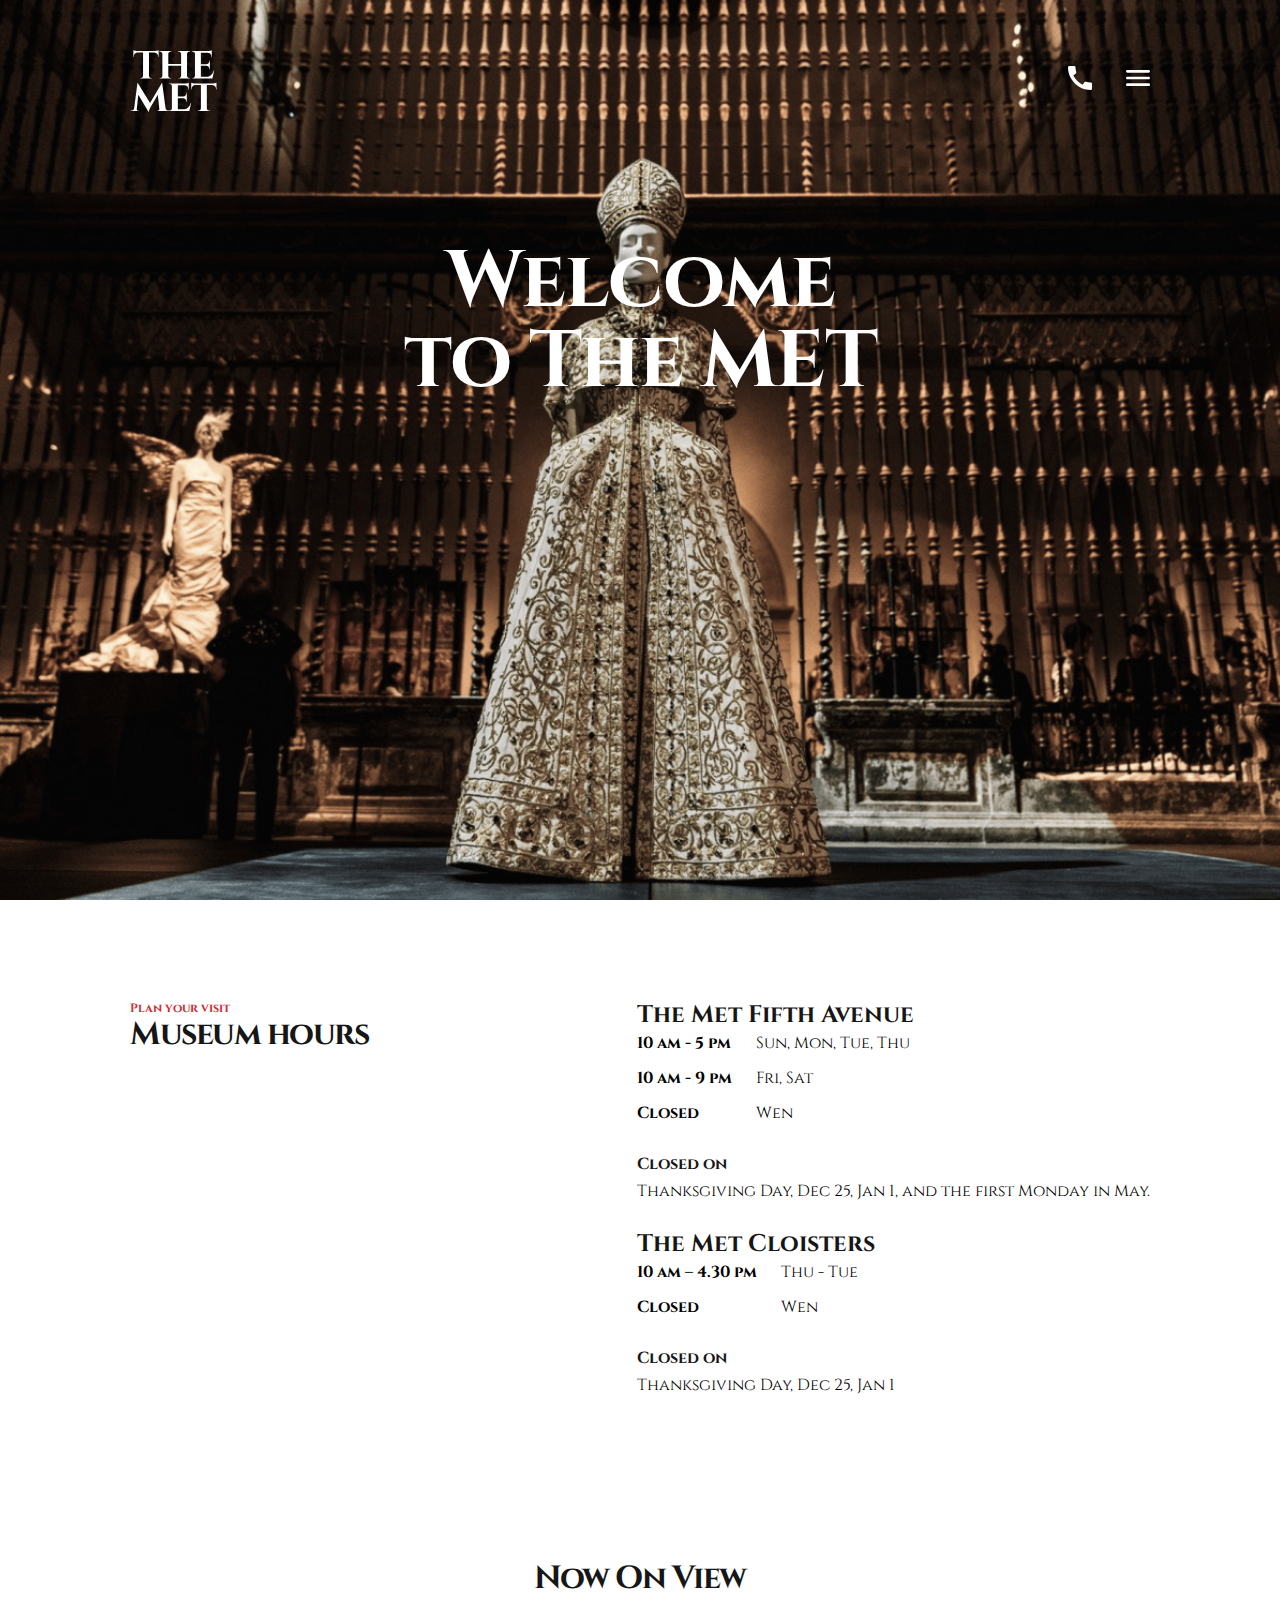
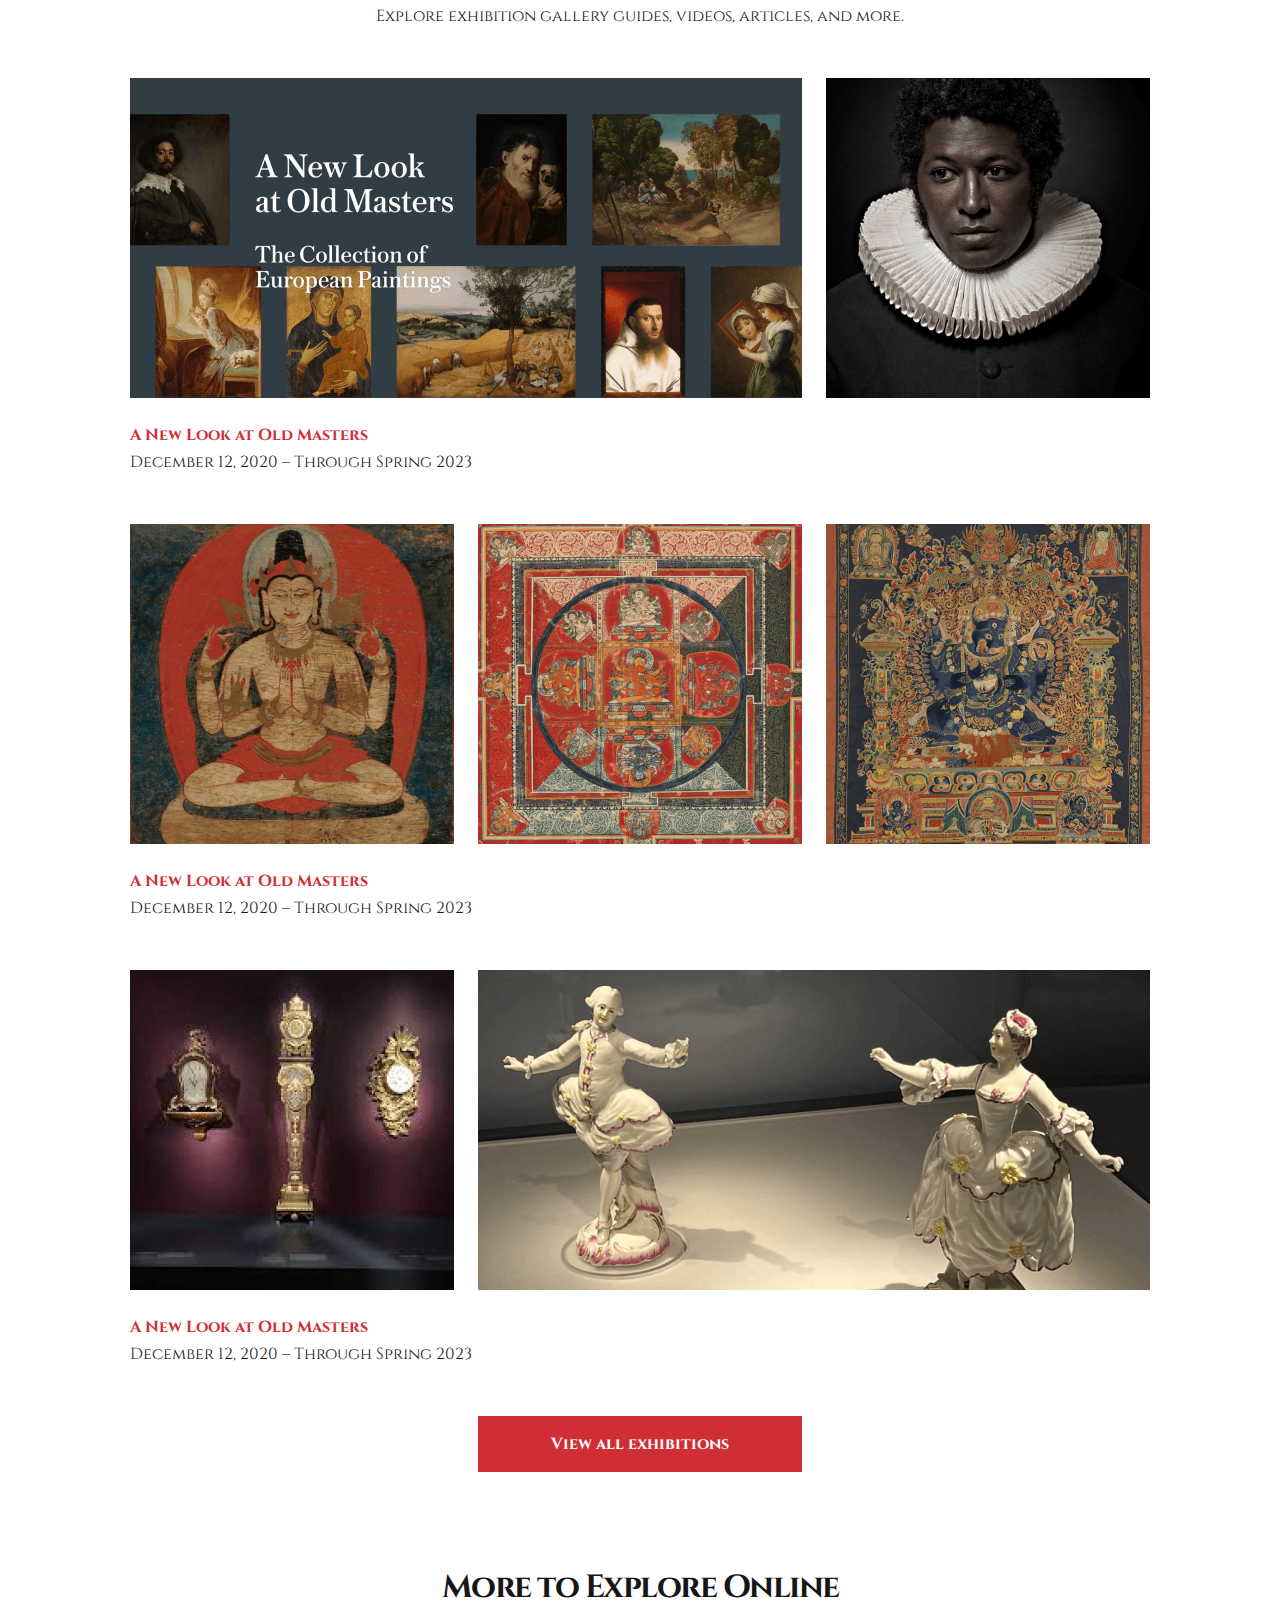
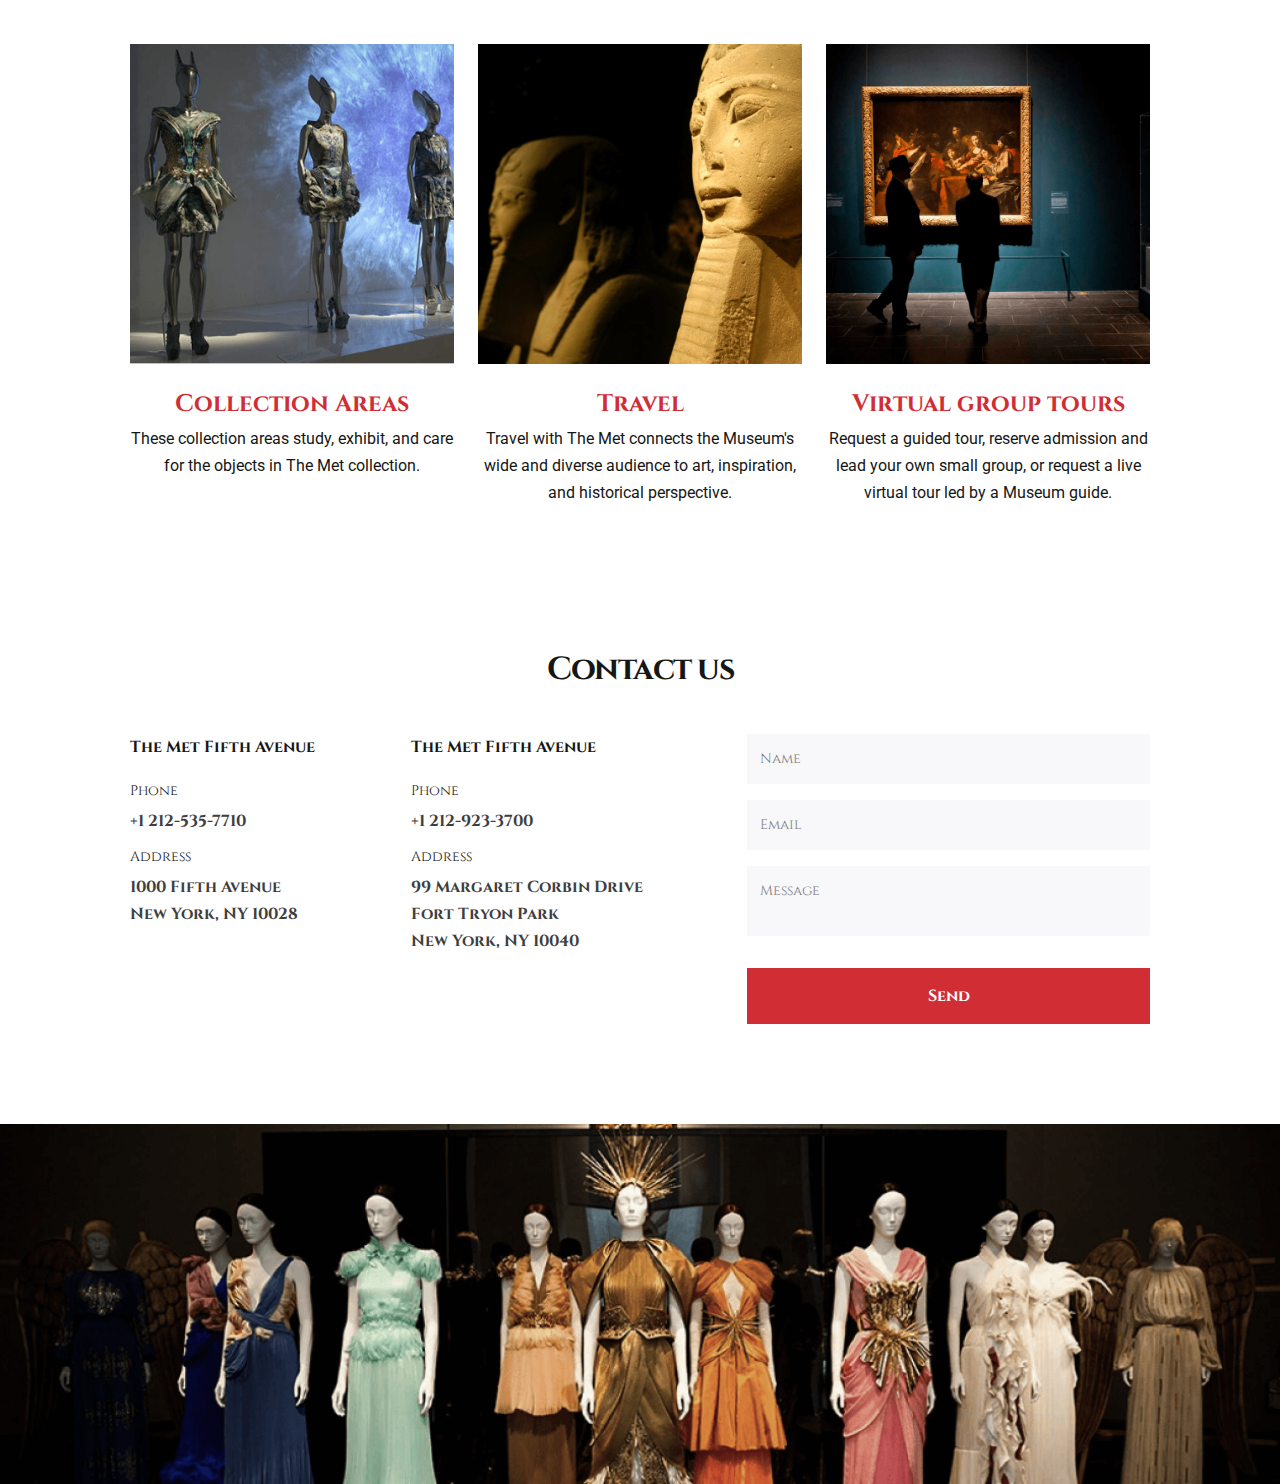
<file: index.html>
<!DOCTYPE html><html lang="en" class="page"><head><meta charset="UTF-8"><meta name="viewport" content="width=device-width, initial-scale=1.0"><title>THE MET</title><link rel="preconnect" href="https://fonts.googleapis.com"><link rel="preconnect" href="https://fonts.gstatic.com" crossorigin=""><link href="https://fonts.googleapis.com/css2?family=Cinzel:wght@400;500;600;700&family=Roboto&display=swap" rel="stylesheet"><link rel="stylesheet" href="main.60e416aa.css"><script src="main.b2b0b56a.js" defer></script></head><body class="page__body"> <header class="header"> <div class="header__container container"> <div class="header__top"> <img src="logo.fbd42706.svg" alt="THE MET" class="header__logo logo"> <div class="header__buttons"> <a href="tel:+1 212-535-7710" class="header__phone icon"></a> <a href="#menu" class="header__menu-opener icon"></a> </div> </div> <h1 class="header__title"> Welcome <br> to The MET </h1> </div> </header> <nav class="nav" id="menu"> <div class="nav__container container"> <div class="nav__top"> <a href="#" class="nav__logo"> <img src="logo.fbd42706.svg" alt="THE MET" class="nav__logo-img logo"> </a> <a href="#" class="nav__mune-close icon"></a> </div> <ul class="nav__list"> <li class="nav__item"> <a href="#" class="nav__item-link">Home</a> </li> <li class="nav__item"> <a href="#about-us" class="nav__item-link">About Us</a> </li> <li class="nav__item"> <a href="#view" class="nav__item-link">Now on view</a> </li> <li class="nav__item"> <a href="#explore" class="nav__item-link">Explore Online</a> </li> <li class="nav__item"> <a href="#contacts" class="nav__item-link">Contacts</a> </li> </ul> <a href="tel:+1 212-535-7710" class="nav__phone">The Met Fifth Avenue <br> +1 212-535-7710 </a> <a href="tel:+1 212-923-3700" class="nav__phone"> The Met Cloisters <br> +1 212-923-3700 </a> <a href="tel:+1 212-535-7710" class="nav__phone nav__phone--last"> call to order </a> </div> </nav> <section class="about" id="about-us"> <div class="about__container container"> <div class="about__titles"> <h4 class="about__subtitle">Plan your visit</h4> <h2 class="about__title">Museum hours</h2> </div> <div class="about__museums"> <div class="about__museum museum"> <h3 class="museum__title">The Met Fifth Avenue</h3> <div class="museum__descriptions"> <div class="museum__working-hours"> <h5 class="museum__hours">10 am - 5 pm</h5> <h5 class="museum__hours">10 am - 9 pm</h5> <h5 class="museum__hours">Closed</h5> </div> <div class="museum__days"> <p class="museum__day">Sun, Mon, Tue, Thu</p> <p class="museum__day">Fri, Sat</p> <p class="museum__day">Wen</p> </div> </div> <h4 class="museum__closed">Closed on</h4> <p class="museum__closed-days">Thanksgiving Day, Dec 25, Jan 1, and the first Monday in May.</p> </div> <div class="about__museum museum"> <h3 class="museum__title">The Met Cloisters</h3> <div class="museum__descriptions"> <div class="museum__working-hours"> <h5 class="museum__hours">10 am – 4.30 pm</h5> <h5 class="museum__hours">Closed</h5> </div> <div class="museum__days"> <p class="museum__day">Thu - Tue</p> <p class="museum__day">Wen</p> </div> </div> <h4 class="museum__closed">Closed on</h4> <p class="museum__closed-days">Thanksgiving Day, Dec 25, Jan 1</p> </div> </div> </div> </section> <section class="exhibitions" id="view"> <div class="exhibitions__container container"> <h2 class="exhibitions__title">Now On View</h2> <h3 class="exhibitions__subtitle">Explore exhibition gallery guides, videos, articles, and more.</h3> <div class="exhibitions__exhibition exhibition"> <div class="exhibition__images exhibition__images--1"> <div class="exhibition__image-wrapper"> <img src="img-1.f5b1e509.png" alt="photo" class="exhibition__image"> </div> <div class="exhibition__image-wrapper"> <img src="img-2.ccfe2a02.png" alt="photo" class="exhibition__image"> </div> </div> <h4 class="exhibition__title">A New Look at Old Masters</h4> <p class="exhibition__date">December 12, 2020 – Through Spring 2023</p> </div> <div class="exhibitions__exhibition exhibition"> <div class="exhibition__images exhibition__images--2"> <div class="exhibition__image-wrapper"> <img src="img-3.9fcc523f.png" alt="photo" class="exhibition__image"> </div> <div class="exhibition__image-wrapper exhibition__image-wrapper--special"> <img src="img-4.50341f09.png" alt="photo" class="exhibition__image"> </div> <div class="exhibition__image-wrapper"> <img src="img-5.cb7d30f8.png" alt="photo" class="exhibition__image"> </div> </div> <h4 class="exhibition__title">A New Look at Old Masters</h4> <p class="exhibition__date">December 12, 2020 – Through Spring 2023</p> </div> <div class="exhibitions__exhibition exhibition"> <div class="exhibition__images exhibition__images--3"> <div class="exhibition__image-wrapper"> <img src="img-6.6f083cbd.png" alt="photo" class="exhibition__image"> </div> <div class="exhibition__image-wrapper"> <img src="img-7.8fe727da.png" alt="photo" class="exhibition__image"> </div> </div> <h4 class="exhibition__title">A New Look at Old Masters</h4> <p class="exhibition__date">December 12, 2020 – Through Spring 2023</p> </div> <a href="" class="exhibitions__button button">View all exhibitions</a> </div> </section> <section class="explore" id="explore"> <div class="explore__container container"> <h2 class="explore__title">More to Explore Online</h2> <div class="explore__cards"> <div class="explore__card card"> <img src="img-8.da715e81.png" alt="image" class="card__img"> <h3 class="card__title">Collection Areas</h3> <p class="card__paragraph">These collection areas study, exhibit, and care for the objects in The Met collection.</p> </div> <div class="explore__card card"> <img src="img-9.f04901c3.png" alt="image" class="card__img"> <h3 class="card__title">Travel</h3> <p class="card__paragraph">Travel with The Met connects the Museum's wide and diverse audience to art, inspiration, and historical perspective.</p> </div> <div class="explore__card card"> <img src="img-10.0521ca5b.png" alt="image" class="card__img"> <h3 class="card__title">Virtual group tours</h3> <p class="card__paragraph"> Request a guided tour, reserve admission and lead your own small group, or request a live virtual tour led by a Museum guide.</p> </div> </div> </div> </section> <section class="contacts" id="contacts"> <div class="contacts__container container"> <h2 class="contacts__title">Contact us</h2> <div class="contacts__content"> <div class="contacts__text"> <div class="contacts__museum-contact museum-contact"> <h4 class="museum-contact__title">The Met Fifth Avenue</h4> <h5 class="museum-contact__subtitle">Phone</h5> <a href="tel:+1 212-535-7710" class="museum-contact__link">+1 212-535-7710</a> <h5 class="museum-contact__subtitle">Address</h5> <a href="https://goo.gl/maps/Fs5bH4xgAugSJzpi7" class="museum-contact__address-link"> 1000 Fifth Avenue <br> New York, NY 10028 </a> </div> <div class="contacts__museum-contact museum-contact"> <h4 class="museum-contact__title">The Met Fifth Avenue</h4> <h5 class="museum-contact__subtitle">Phone</h5> <a href="tel:++1 212-923-3700" class="museum-contact__link">+1 212-923-3700</a> <h5 class="museum-contact__subtitle">Address</h5> <a href="https://goo.gl/maps/Fs5bH4xgAugSJzpi7" class="museum-contact__address-link"> 99 Margaret Corbin Drive <br> Fort Tryon Park <br> New York, NY 10040 </a> </div> </div> <form action="get" class="contacts__form form"> <input name="name" type="text" placeholder="Name" class="form__item"> <input name="email" type="email" placeholder="Email" class="form__item"> <textarea name="message" placeholder="Message" class="form__item form__item--textarea"></textarea> <button class="form__button button">Send</button> </form> </div> </div> </section> <footer class="footer"></footer>
</body></html>
</file>
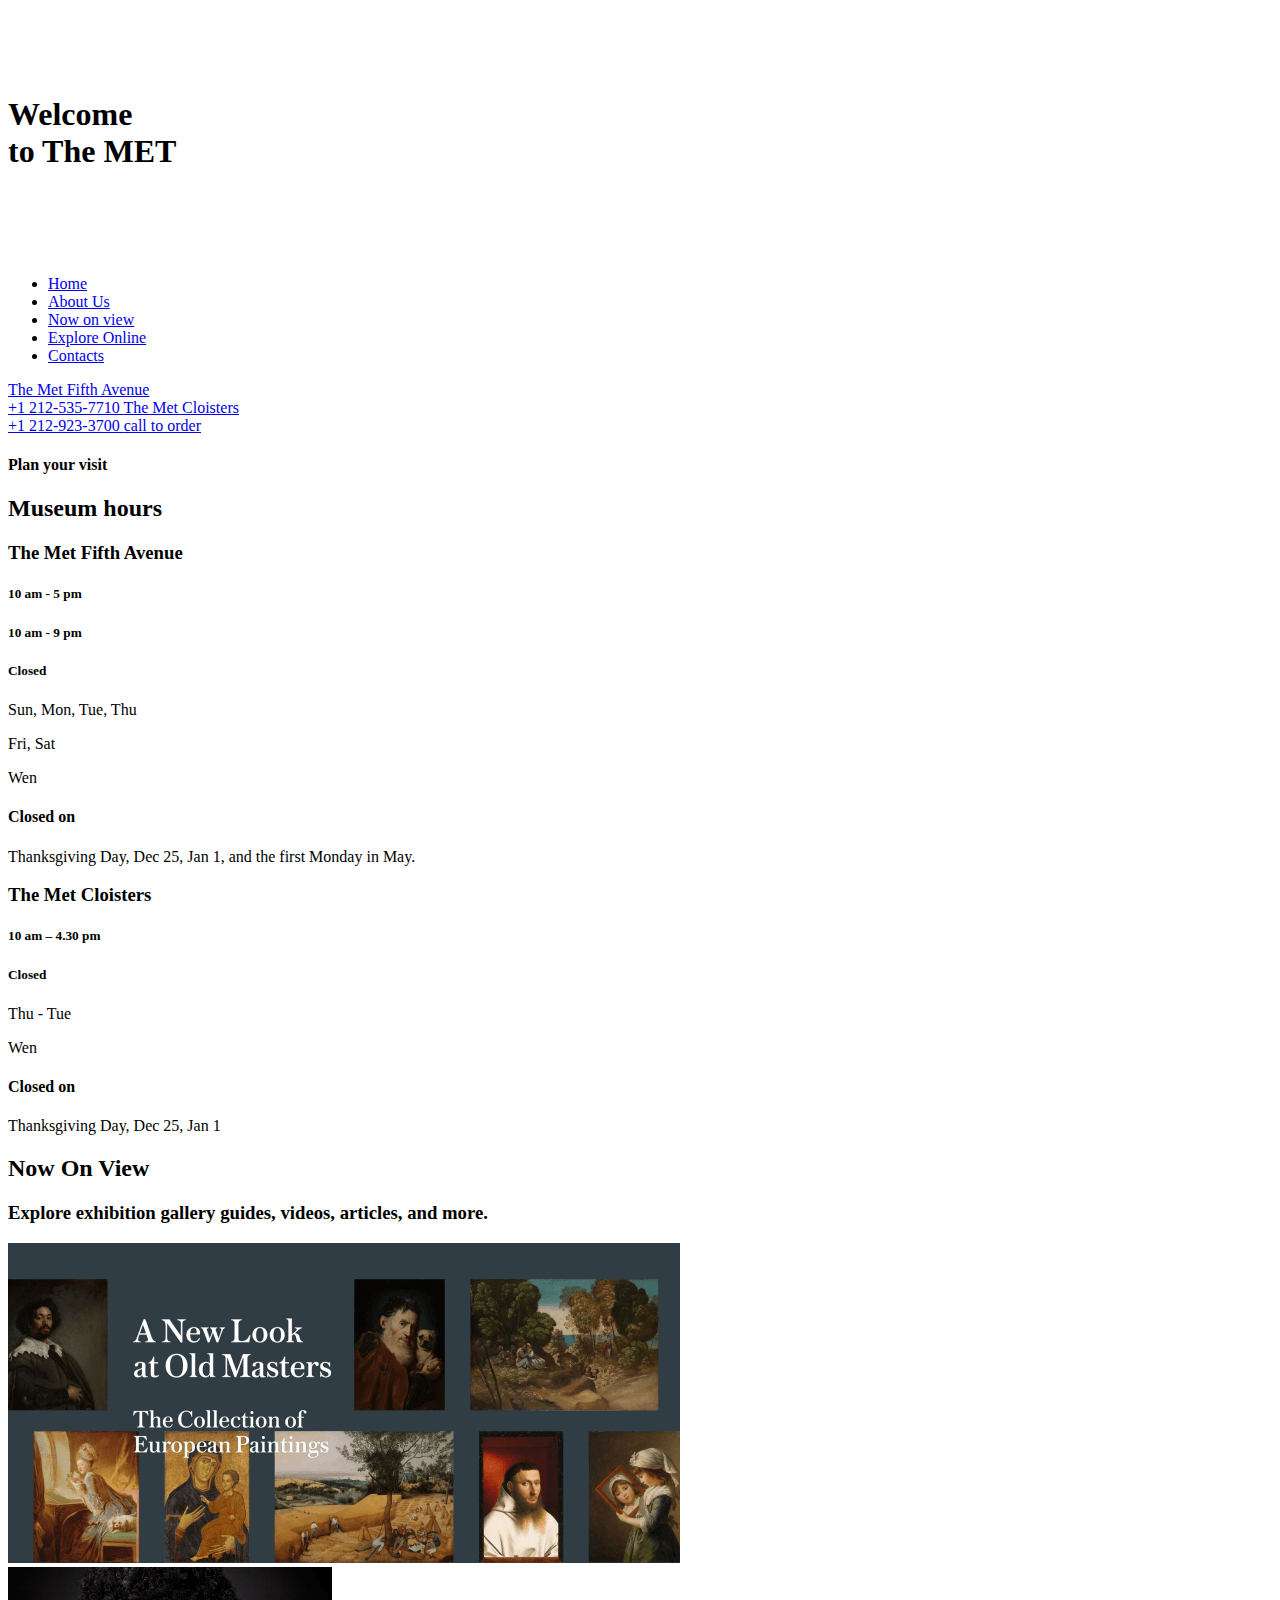
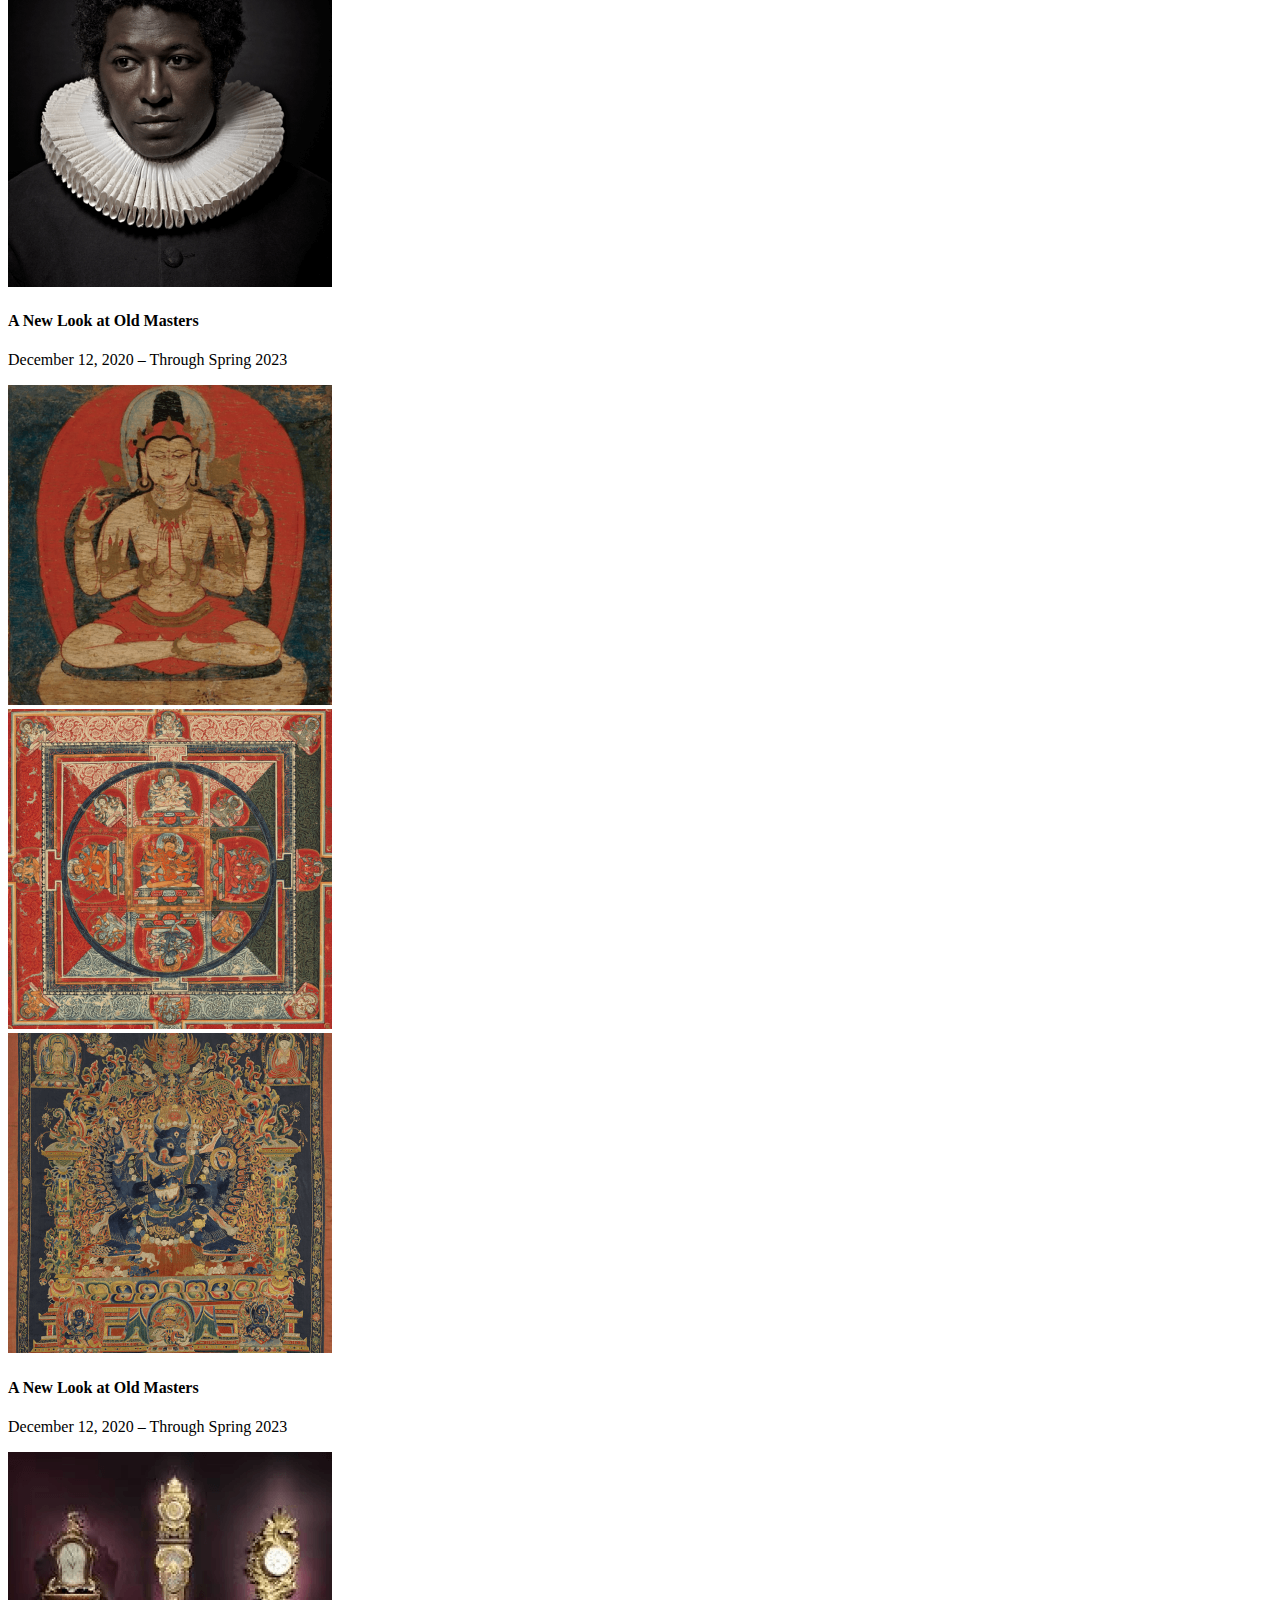
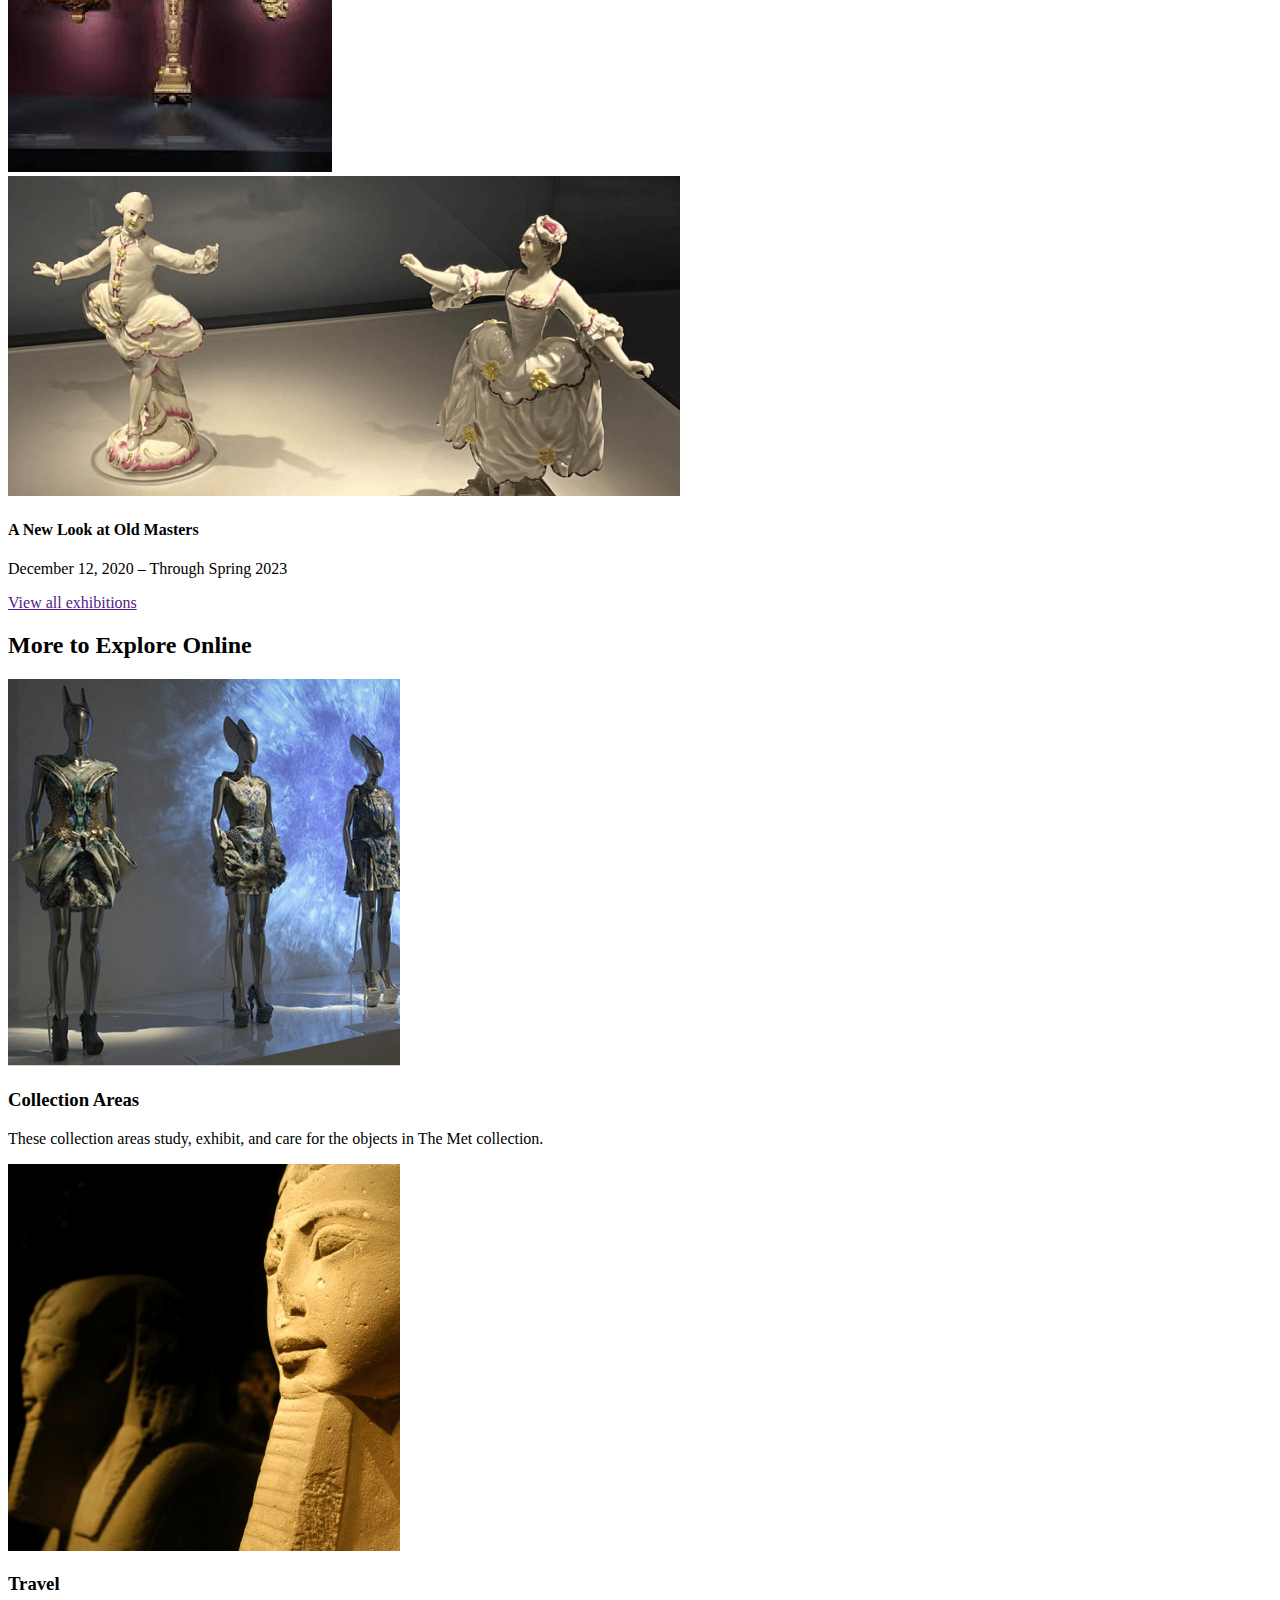
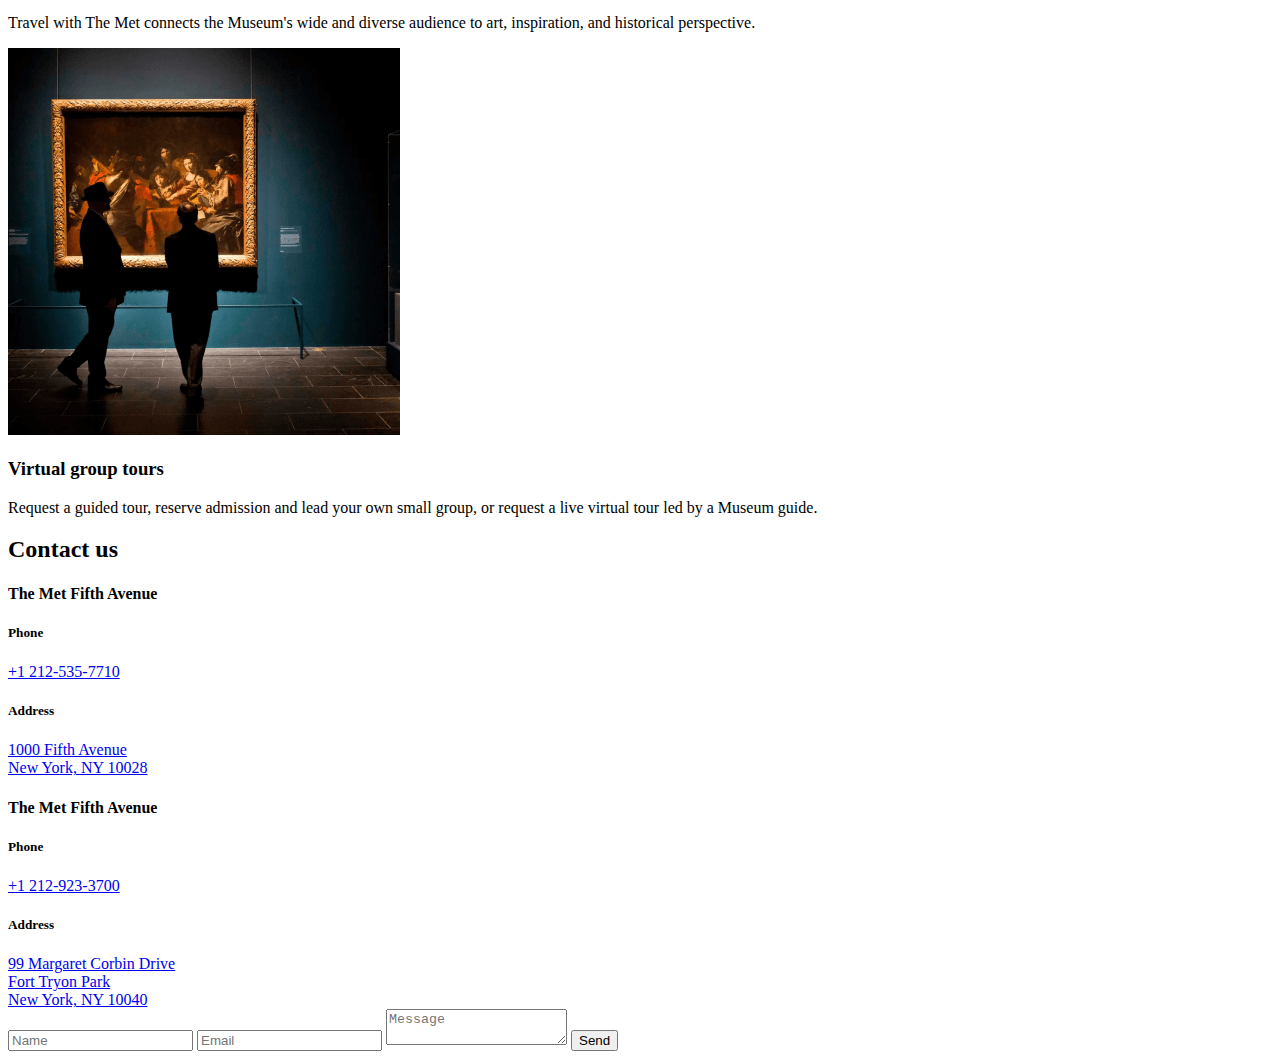
<file: src/index.html>
<!DOCTYPE html>
<html
  lang="en"
  class="page"
>

<head>
  <meta charset="UTF-8">
  <meta
    name="viewport"
    content="width=device-width, initial-scale=1.0"
  >
  <title>THE MET</title>
  <link
    rel="preconnect"
    href="https://fonts.googleapis.com"
  >
  <link
    rel="preconnect"
    href="https://fonts.gstatic.com"
    crossorigin
  >
  <link
    href="https://fonts.googleapis.com/css2?family=Cinzel:wght@400;500;600;700&family=Roboto&display=swap"
    rel="stylesheet"
  >
  <link
    rel="stylesheet"
    href="./styles/main.scss"
  >
  <script
    src="scripts/main.js"
    defer
  ></script>
</head>

<body class="page__body">
  <header class="header">
    <div class="header__container container">
      <div class="header__top">
        <img
          src="./images/logo.svg"
          alt="THE MET"
          class="header__logo logo"
        >
        <div class="header__buttons">
          <a
            href="tel:+1 212-535-7710"
            class="header__phone icon"
          ></a>
          <a
            href="#menu"
            class="header__menu-opener icon"
          ></a>
        </div>
      </div>
      <h1 class="header__title">
        Welcome
        <br>
        to The MET
      </h1>
    </div>
  </header>

  <nav
    class="nav"
    id="menu"
  >
    <div class="nav__container container">
      <div class="nav__top">
        <a
          href="#"
          class="nav__logo"
        >
          <img
            src="./images/logo.svg"
            alt="THE MET"
            class="nav__logo-img logo"
          >
        </a>
        <a
          href="#"
          class="nav__mune-close icon"
        ></a>
      </div>

      <ul class="nav__list">
        <li class="nav__item">
          <a
            href="#"
            class="nav__item-link"
          >Home</a>
        </li>
        <li class="nav__item">
          <a
            href="#about-us"
            class="nav__item-link"
          >About Us</a>
        </li>
        <li class="nav__item">
          <a
            href="#view"
            class="nav__item-link"
          >Now on view</a>
        </li>
        <li class="nav__item">
          <a
            href="#explore"
            class="nav__item-link"
          >Explore Online</a>
        </li>
        <li class="nav__item">
          <a
            href="#contacts"
            class="nav__item-link"
          >Contacts</a>
        </li>
      </ul>

      <a
        href="tel:+1 212-535-7710"
        class="nav__phone"
      >The Met Fifth Avenue
        <br>
        +1 212-535-7710
      </a>

      <a
        href="tel:+1 212-923-3700"
        class="nav__phone"
      >
        The Met Cloisters
        <br>
        +1 212-923-3700
      </a>

      <a
        href="tel:+1 212-535-7710"
        class="nav__phone nav__phone--last"
      >
        call to order
      </a>
    </div>
  </nav>

  <section class="about" id="about-us">
    <div class="about__container container">
      <div class="about__titles">
        <h4 class="about__subtitle">Plan your visit</h4>
        <h2 class="about__title">Museum hours</h2>
      </div>

      <div class="about__museums">
        <div class="about__museum museum">
          <h3 class="museum__title">The Met Fifth Avenue</h3>
          <div class="museum__descriptions">
            <div class="museum__working-hours">
              <h5 class="museum__hours">10 am - 5 pm</h5>
              <h5 class="museum__hours">10 am - 9 pm</h5>
              <h5 class="museum__hours">Closed</h5>
            </div>
            <div class="museum__days">
              <p class="museum__day">Sun, Mon, Tue, Thu</p>
              <p class="museum__day">Fri, Sat</p>
              <p class="museum__day">Wen</p>
            </div>
          </div>
          <h4 class="museum__closed">Closed on</h4>
          <p class="museum__closed-days">Thanksgiving Day, Dec 25, Jan 1, and the first Monday in May.</p>
        </div>

        <div class="about__museum museum">
          <h3 class="museum__title">The Met Cloisters</h3>
          <div class="museum__descriptions">
            <div class="museum__working-hours">
              <h5 class="museum__hours">10 am – 4.30 pm</h5>
              <h5 class="museum__hours">Closed</h5>
            </div>
            <div class="museum__days">
              <p class="museum__day">Thu - Tue</p>
              <p class="museum__day">Wen</p>
            </div>
          </div>
          <h4 class="museum__closed">Closed on</h4>
          <p class="museum__closed-days">Thanksgiving Day, Dec 25, Jan 1</p>
        </div>
      </div>

    </div>
  </section>

  <section class="exhibitions" id="view">
    <div class="exhibitions__container container">
      <h2 class="exhibitions__title">Now On View</h2>
      <h3 class="exhibitions__subtitle">Explore exhibition gallery guides, videos, articles, and more.</h3>

      <div class="exhibitions__exhibition exhibition">
        <div class="exhibition__images exhibition__images--1">
          <div class="exhibition__image-wrapper">
            <img
              src="./images/photos/img-1.png"
              alt="photo"
              class="exhibition__image"
            >
          </div>
          <div class="exhibition__image-wrapper">
            <img
              src="./images/photos/img-2.png"
              alt="photo"
              class="exhibition__image"
            >
          </div>
        </div>
        <h4 class="exhibition__title">A New Look at Old Masters</h4>
        <p class="exhibition__date">December 12, 2020 – Through Spring 2023</p>
      </div>
      <div class="exhibitions__exhibition exhibition">
        <div class="exhibition__images exhibition__images--2">
          <div class="exhibition__image-wrapper">
            <img
              src="./images/photos/img-3.png"
              alt="photo"
              class="exhibition__image"
            >
          </div>
          <div class="exhibition__image-wrapper exhibition__image-wrapper--special">
            <img
              src="./images/photos/img-4.png"
              alt="photo"
              class="exhibition__image"
            >
          </div>
          <div class="exhibition__image-wrapper">
            <img
              src="./images/photos/img-5.png"
              alt="photo"
              class="exhibition__image"
            >
          </div>
        </div>
        <h4 class="exhibition__title">A New Look at Old Masters</h4>
        <p class="exhibition__date">December 12, 2020 – Through Spring 2023</p>
      </div>
      <div class="exhibitions__exhibition exhibition">
        <div class="exhibition__images exhibition__images--3">
          <div class="exhibition__image-wrapper">
            <img
              src="./images/photos/img-6.png"
              alt="photo"
              class="exhibition__image"
            >
          </div>
          <div class="exhibition__image-wrapper">
            <img
              src="./images/photos/img-7.png"
              alt="photo"
              class="exhibition__image"
            >
          </div>
        </div>
        <h4 class="exhibition__title">A New Look at Old Masters</h4>
        <p class="exhibition__date">December 12, 2020 – Through Spring 2023</p>
      </div>
      <a href="" class="exhibitions__button button">View all exhibitions</a>
    </div>
  </section>

  <section class="explore" id="explore">
    <div class="explore__container container">
      <h2 class="explore__title">More to Explore Online</h2>

      <div class="explore__cards">
        <div class="explore__card card">
          <img
            src="./images/photos/img-8.png"
            alt="image"
            class="card__img"
          >
          <h3 class="card__title">Collection Areas</h3>
          <p class="card__paragraph">These collection areas study, exhibit, and care for the objects in The Met
            collection.</p>
        </div>
        <div class="explore__card card">
          <img
            src="./images/photos/img-9.png"
            alt="image"
            class="card__img"
          >
          <h3 class="card__title">Travel</h3>
          <p class="card__paragraph">Travel with The Met connects the Museum's wide and diverse audience to art,
            inspiration, and historical perspective.</p>
        </div>
        <div class="explore__card card">
          <img
            src="./images/photos/img-10.png"
            alt="image"
            class="card__img"
          >
          <h3 class="card__title">Virtual group tours</h3>
          <p class="card__paragraph"> Request a guided tour, reserve admission and lead your own small group, or request
            a live virtual tour led by a Museum guide.</p>
        </div>
      </div>
    </div>
  </section>

  <section class="contacts" id="contacts">
    <div class="contacts__container container">
      <h2 class="contacts__title">Contact us</h2>
      <div class="contacts__content">
        <div class="contacts__text">
          <div class="contacts__museum-contact museum-contact">
            <h4 class="museum-contact__title">The Met Fifth Avenue</h4>
            <h5 class="museum-contact__subtitle">Phone</h5>
            <a
              href="tel:+1 212-535-7710"
              class="museum-contact__link"
            >+1 212-535-7710</a>
            <h5 class="museum-contact__subtitle">Address</h5>
            <a
              href="https://goo.gl/maps/Fs5bH4xgAugSJzpi7"
              class="museum-contact__address-link"
            >
              1000 Fifth Avenue
              <br>
              New York, NY 10028
            </a>
          </div>
          <div class="contacts__museum-contact museum-contact">
            <h4 class="museum-contact__title">The Met Fifth Avenue</h4>
            <h5 class="museum-contact__subtitle">Phone</h5>
            <a
              href="tel:++1 212-923-3700"
              class="museum-contact__link"
            >+1 212-923-3700</a>
            <h5 class="museum-contact__subtitle">Address</h5>
            <a
              href="https://goo.gl/maps/Fs5bH4xgAugSJzpi7"
              class="museum-contact__address-link"
            >
              99 Margaret Corbin Drive
              <br>
              Fort Tryon Park
              <br>
              New York, NY 10040
            </a>
          </div>
        </div>
        <form
          action="get"
          class="contacts__form form"
        >
          <input
            name="name"
            type="text"
            placeholder="Name"
            class="form__item"
          >
          <input
            name="email"
            type="email"
            placeholder="Email"
            class="form__item"
          >
          <textarea
            name="message"
            placeholder="Message"
            class="form__item form__item--textarea"
          ></textarea>
          <button class="form__button button">Send</button>
        </form>
      </div>
    </div>
  </section>

  <footer class="footer"></footer>
</body>

</html>
</file>
<file: main.60e416aa.css>
*{box-sizing:border-box;margin:0;padding:0;font-family:Cinzel,serif;transition:all .5s;outline:none}.container{max-width:280px;margin:0 auto}@media (min-width:740px){.container{max-width:600px}}@media (min-width:1100px){.container{max-width:1020px}}.logo{width:64px}@media (min-width:740px){.logo{width:87px}}.icon{display:inline-block;width:18px;height:18px;background-size:contain;background-repeat:no-repeat;background-position:50%}@media (min-width:740px){.icon{width:24px;height:24px}}.button{font-weight:700;font-size:16px;line-height:56px;text-align:center;color:#fff;background-color:#d12d35;border:none}.button:hover{background-color:#ae1c23}.button:focus{background-color:#eb343d}.header{height:100vh;background-image:url(header.e63a0d14.png);background-size:cover;background-repeat:no-repeat;background-position:bottom}.header__container{padding-top:25px;text-align:center}@media (min-width:740px){.header__container{padding-top:50px}}.header__top{display:flex;margin-bottom:130px;align-items:center;justify-content:space-between}.header__phone{margin-right:30px;background-image:url(phone.4f85b3fa.svg)}.header__menu-opener{background-image:url(menu.bd0518fa.svg)}.header__menu-opener:hover{background-image:url(menu-h.421ab23d.svg)}.header__title{font-weight:700;font-size:40px;line-height:100%;letter-spacing:-1.5px;color:#fff}@media (min-width:740px){.header__title{font-size:64px}}@media (min-width:1100px){.header__title{font-size:80px}}.nav{position:fixed;height:100vh;top:0;left:0;right:0;background-color:#d12d35;transform:translateX(-100%)}.nav:target{transform:translateX(0)}.nav__container{padding-top:25px;text-transform:uppercase}@media (min-width:740px){.nav__container{padding-top:50px}}.nav__top{display:flex;margin-bottom:40px;align-items:center;justify-content:space-between}@media (min-width:740px){.nav__top{margin-bottom:40px}}@media (min-width:1100px){.nav__top{margin-bottom:55px}}.nav__mune-close{background-image:url(crab.07611dbe.svg)}.nav__list{list-style-type:none;font-weight:700;font-size:22px;line-height:22px;letter-spacing:2px}.nav__item{margin-bottom:32px}.nav__item-link{text-decoration:none;color:#fff;border-bottom:1px solid transparent}.nav__item-link:hover{border-color:#fff}.nav__phone{display:block;margin-bottom:8px;font-weight:700;font-size:16px;line-height:27px;color:#fff;text-decoration:none}.nav__phone--last{display:inline-block;font-size:12px;letter-spacing:2px;border-bottom:1px solid #fff}.museum{padding-bottom:24px}.museum__title{font-weight:700;font-size:24px;line-height:30px;color:#161616}.museum__descriptions{display:flex;margin-bottom:16px;justify-content:start}.museum__hours{margin-right:24px}.museum__day,.museum__hours{margin-bottom:8px;font-size:16px;line-height:27px}.museum__day{font-weight:400}.museum__closed{font-weight:700;font-size:16px;line-height:27px;color:#161616}.museum__closed-days{font-weight:400;font-size:16px;line-height:27px}.about{padding-top:100px}@media (min-width:740px){.about__container{display:flex;justify-content:space-between}}.about__titles{margin-bottom:32px;flex-grow:1}.about__subtitle{margin-bottom:2px;font-weight:700;font-size:12px;line-height:140%;color:#d12d35}.about__title{font-weight:700;font-size:32px;line-height:32px;letter-spacing:-1.5px;color:#161616}.exhibition__images{display:grid;margin-bottom:24px;gap:20px;justify-content:center}@media (min-width:740px){.exhibition__images{gap:24px}}.exhibition__images--1{grid-template-columns:130px 130px;grid-template-rows:130px}@media (min-width:740px){.exhibition__images--1{grid-template-columns:392px 184px;grid-template-rows:186px}}@media (min-width:1100px){.exhibition__images--1{grid-template-columns:672px 324px;grid-template-rows:320px}}.exhibition__images--2{grid-template-columns:88px 88px 88px;grid-template-rows:87px;gap:8px}@media (min-width:740px){.exhibition__images--2{grid-template-columns:288px 288px;grid-template-rows:284px;gap:24px}}@media (min-width:1100px){.exhibition__images--2{grid-template-columns:324px 324px 324px;grid-template-rows:320px}}.exhibition__images--3{grid-template-columns:130px 130px;grid-template-rows:130px}@media (min-width:740px){.exhibition__images--3{grid-template-columns:184px 392px;grid-template-rows:186px}}@media (min-width:1100px){.exhibition__images--3{grid-template-columns:324px 672px;grid-template-rows:320px}}.exhibition__image-wrapper{display:flex;align-items:center;justify-content:center;overflow:hidden}@media (min-width:740px){.exhibition__image-wrapper--special{display:none}}@media (min-width:1100px){.exhibition__image-wrapper--special{display:flex}}.exhibition__image{height:100%}.exhibition__title{font-weight:700;font-size:16px;line-height:27px;color:#d12d35}.exhibition__date{font-weight:400;font-size:16px;line-height:27px;color:#161616}.exhibitions{padding-top:140px}.exhibitions__title{margin-bottom:8px;font-weight:700;font-size:32px;line-height:32px;text-align:center;letter-spacing:-1.5px;color:#161616}.exhibitions__subtitle{margin-bottom:48px;font-weight:400;font-size:16px;line-height:27px;text-align:center;color:#161616}@media (min-width:740px){.exhibitions__subtitle{min-width:54px}}.exhibitions__exhibition{margin-bottom:48px}.exhibitions__button{display:block;margin:0 auto;max-width:392px;text-decoration:none}@media (min-width:1100px){.exhibitions__button{max-width:324px}}.card{display:flex;width:280px;flex-direction:column;align-items:center}@media (min-width:740px){.card{width:392px}}@media (min-width:1100px){.card{width:324px}}.card__img{margin-bottom:24px;width:100%}.card__title{margin-bottom:4px;font-weight:700;font-size:24px;line-height:140%;color:#d12d35}.card__paragraph{font-family:Roboto,serif;font-style:normal;font-weight:400;font-size:16px;line-height:27px;text-align:center;color:#161616}.explore{display:flex;padding-top:100px;flex-direction:column;align-items:center}.explore__title{margin-bottom:40px;font-weight:700;font-size:32px;line-height:32px;letter-spacing:-1.5px;text-align:center;color:#161616}@media (min-width:1100px){.explore__cards{display:grid;grid-template-columns:1fr 1fr 1fr;gap:24px;justify-content:center}}.explore__card{margin-bottom:48px}.museum-contact__title{margin-bottom:16px;font-weight:700;font-size:16px;line-height:27px;color:#161616}.museum-contact__subtitle{margin-bottom:4px;font-weight:400;font-size:14px;line-height:27px;color:#161616}.museum-contact__link{display:inline-block;margin-bottom:8px}.museum-contact__address-link,.museum-contact__link{font-weight:700;font-size:16px;line-height:27px;text-decoration:none;color:#3e3e3e}.form{display:flex;flex-direction:column}.form__item{margin-bottom:16px;padding:14px 12px;font-weight:400;font-size:14px;line-height:20px;color:#161616;background-color:#f8f8fa;border:1px solid transparent}.form__item::placeholder{color:#7e7e83}.form__item:hover{border-color:#d5d7de}.form__item:focus{border-color:#161616}.form__item--textarea{margin-bottom:32px;resize:none}.contacts{padding:100px 0}.contacts__title{font-weight:700;font-size:32px;line-height:32px;text-align:center;letter-spacing:-1.5px;color:#161616}.contacts__museum-contact,.contacts__title{margin-bottom:48px}@media (min-width:740px){.contacts__content{display:grid;grid-template-columns:1fr 1fr}}@media (min-width:1100px){.contacts__content{grid-template-columns:4fr 3fr;gap:80px}}@media (min-width:1100px){.contacts__text{display:grid;grid-template-columns:1fr 1fr;gap:24px}}.footer{height:180px;background-image:url(footer.0fedbe4e.png);background-size:cover;background-repeat:no-repeat;background-position:top}@media (min-width:740px){.footer{height:360px}}
/*# sourceMappingURL=main.60e416aa.css.map */
</file>
